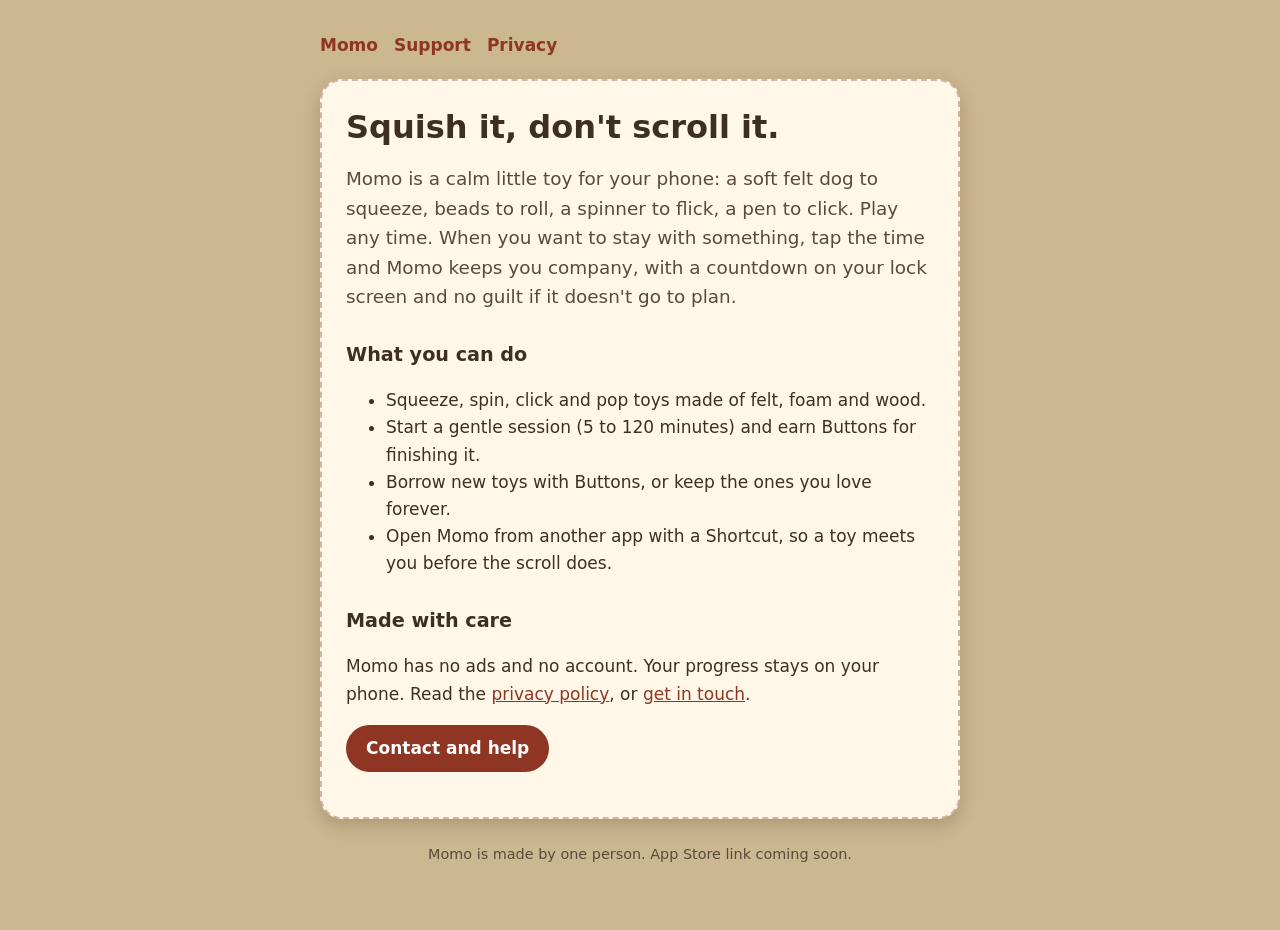
<file: index.html>
<!doctype html>
<html lang="en"><head><meta charset="utf-8"><meta name="viewport" content="width=device-width,initial-scale=1">
<title>Momo: a calm fidget toy for your phone</title>
<meta name="description" content="Momo is a squishy, spinny, clicky toy on your home screen, to hold when you want to scroll. Gentle focus sessions, no guilt.">
<link rel="stylesheet" href="style.css"></head><body><main>
<nav><a href="index.html">Momo</a><a href="support.html">Support</a><a href="privacy.html">Privacy</a></nav>
<div class="card">
<h1>Squish it, don't scroll it.</h1>
<p class="lead">Momo is a calm little toy for your phone: a soft felt dog to squeeze, beads to roll, a spinner to flick, a pen to click. Play any time. When you want to stay with something, tap the time and Momo keeps you company, with a countdown on your lock screen and no guilt if it doesn't go to plan.</p>
<h2>What you can do</h2>
<ul>
<li>Squeeze, spin, click and pop toys made of felt, foam and wood.</li>
<li>Start a gentle session (5 to 120 minutes) and earn Buttons for finishing it.</li>
<li>Borrow new toys with Buttons, or keep the ones you love forever.</li>
<li>Open Momo from another app with a Shortcut, so a toy meets you before the scroll does.</li>
</ul>
<h2>Made with care</h2>
<p>Momo has no ads and no account. Your progress stays on your phone. Read the <a href="privacy.html">privacy policy</a>, or <a href="support.html">get in touch</a>.</p>
<p><a class="pill" href="support.html">Contact and help</a></p>
</div>
<footer>Momo is made by one person. App Store link coming soon.</footer>
</main></body></html>
</file>
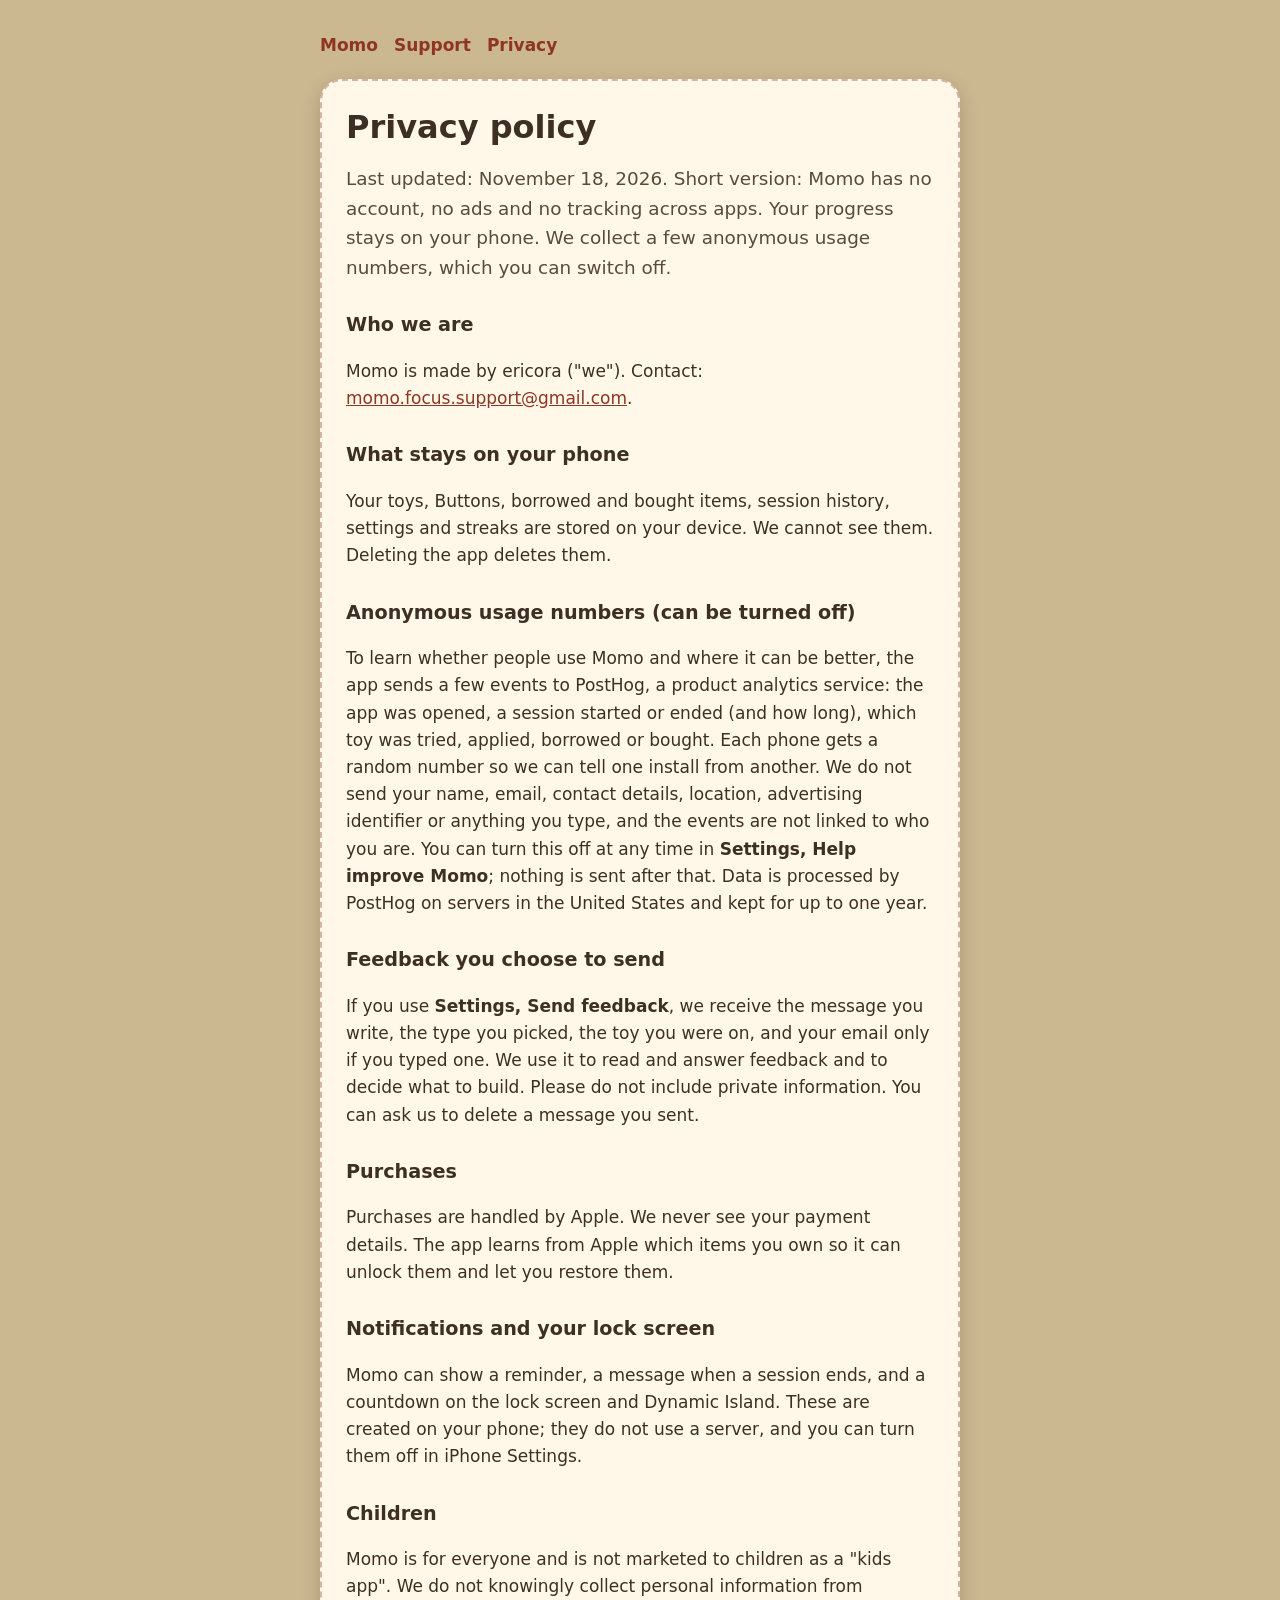
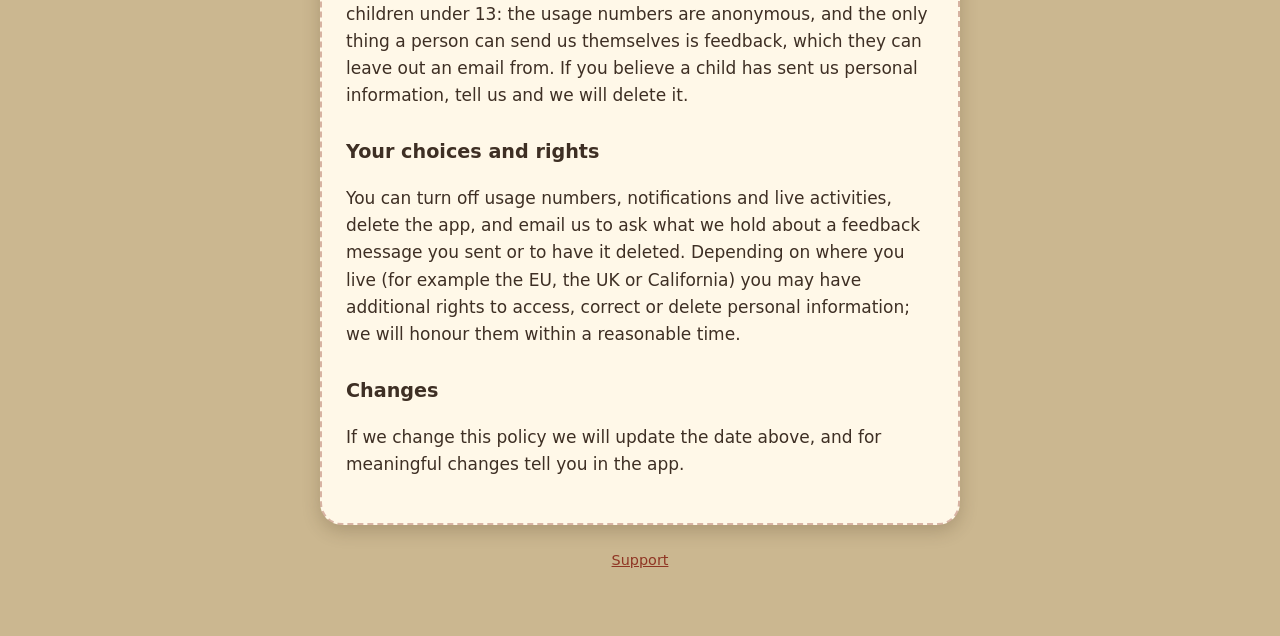
<file: privacy.html>
<!doctype html>
<html lang="en"><head><meta charset="utf-8"><meta name="viewport" content="width=device-width,initial-scale=1">
<title>Momo privacy policy</title><link rel="stylesheet" href="style.css"></head><body><main>
<nav><a href="index.html">Momo</a><a href="support.html">Support</a><a href="privacy.html">Privacy</a></nav>
<div class="card">
<h1>Privacy policy</h1>
<p class="lead">Last updated: November 18, 2026. Short version: Momo has no account, no ads and no tracking across apps. Your progress stays on your phone. We collect a few anonymous usage numbers, which you can switch off.</p>

<h2>Who we are</h2>
<p>Momo is made by ericora ("we"). Contact: <a href="mailto:momo.focus.support@gmail.com">momo.focus.support@gmail.com</a>.</p>

<h2>What stays on your phone</h2>
<p>Your toys, Buttons, borrowed and bought items, session history, settings and streaks are stored on your device. We cannot see them. Deleting the app deletes them.</p>

<h2>Anonymous usage numbers (can be turned off)</h2>
<p>To learn whether people use Momo and where it can be better, the app sends a few events to PostHog, a product analytics service: the app was opened, a session started or ended (and how long), which toy was tried, applied, borrowed or bought. Each phone gets a random number so we can tell one install from another. We do not send your name, email, contact details, location, advertising identifier or anything you type, and the events are not linked to who you are. You can turn this off at any time in <strong>Settings, Help improve Momo</strong>; nothing is sent after that. Data is processed by PostHog on servers in the United States and kept for up to one year.</p>

<h2>Feedback you choose to send</h2>
<p>If you use <strong>Settings, Send feedback</strong>, we receive the message you write, the type you picked, the toy you were on, and your email only if you typed one. We use it to read and answer feedback and to decide what to build. Please do not include private information. You can ask us to delete a message you sent.</p>

<h2>Purchases</h2>
<p>Purchases are handled by Apple. We never see your payment details. The app learns from Apple which items you own so it can unlock them and let you restore them.</p>

<h2>Notifications and your lock screen</h2>
<p>Momo can show a reminder, a message when a session ends, and a countdown on the lock screen and Dynamic Island. These are created on your phone; they do not use a server, and you can turn them off in iPhone Settings.</p>

<h2>Children</h2>
<p>Momo is for everyone and is not marketed to children as a "kids app". We do not knowingly collect personal information from children under 13: the usage numbers are anonymous, and the only thing a person can send us themselves is feedback, which they can leave out an email from. If you believe a child has sent us personal information, tell us and we will delete it.</p>

<h2>Your choices and rights</h2>
<p>You can turn off usage numbers, notifications and live activities, delete the app, and email us to ask what we hold about a feedback message you sent or to have it deleted. Depending on where you live (for example the EU, the UK or California) you may have additional rights to access, correct or delete personal information; we will honour them within a reasonable time.</p>

<h2>Changes</h2>
<p>If we change this policy we will update the date above, and for meaningful changes tell you in the app.</p>
</div>
<footer><a href="support.html">Support</a></footer>
</main></body></html>
</file>
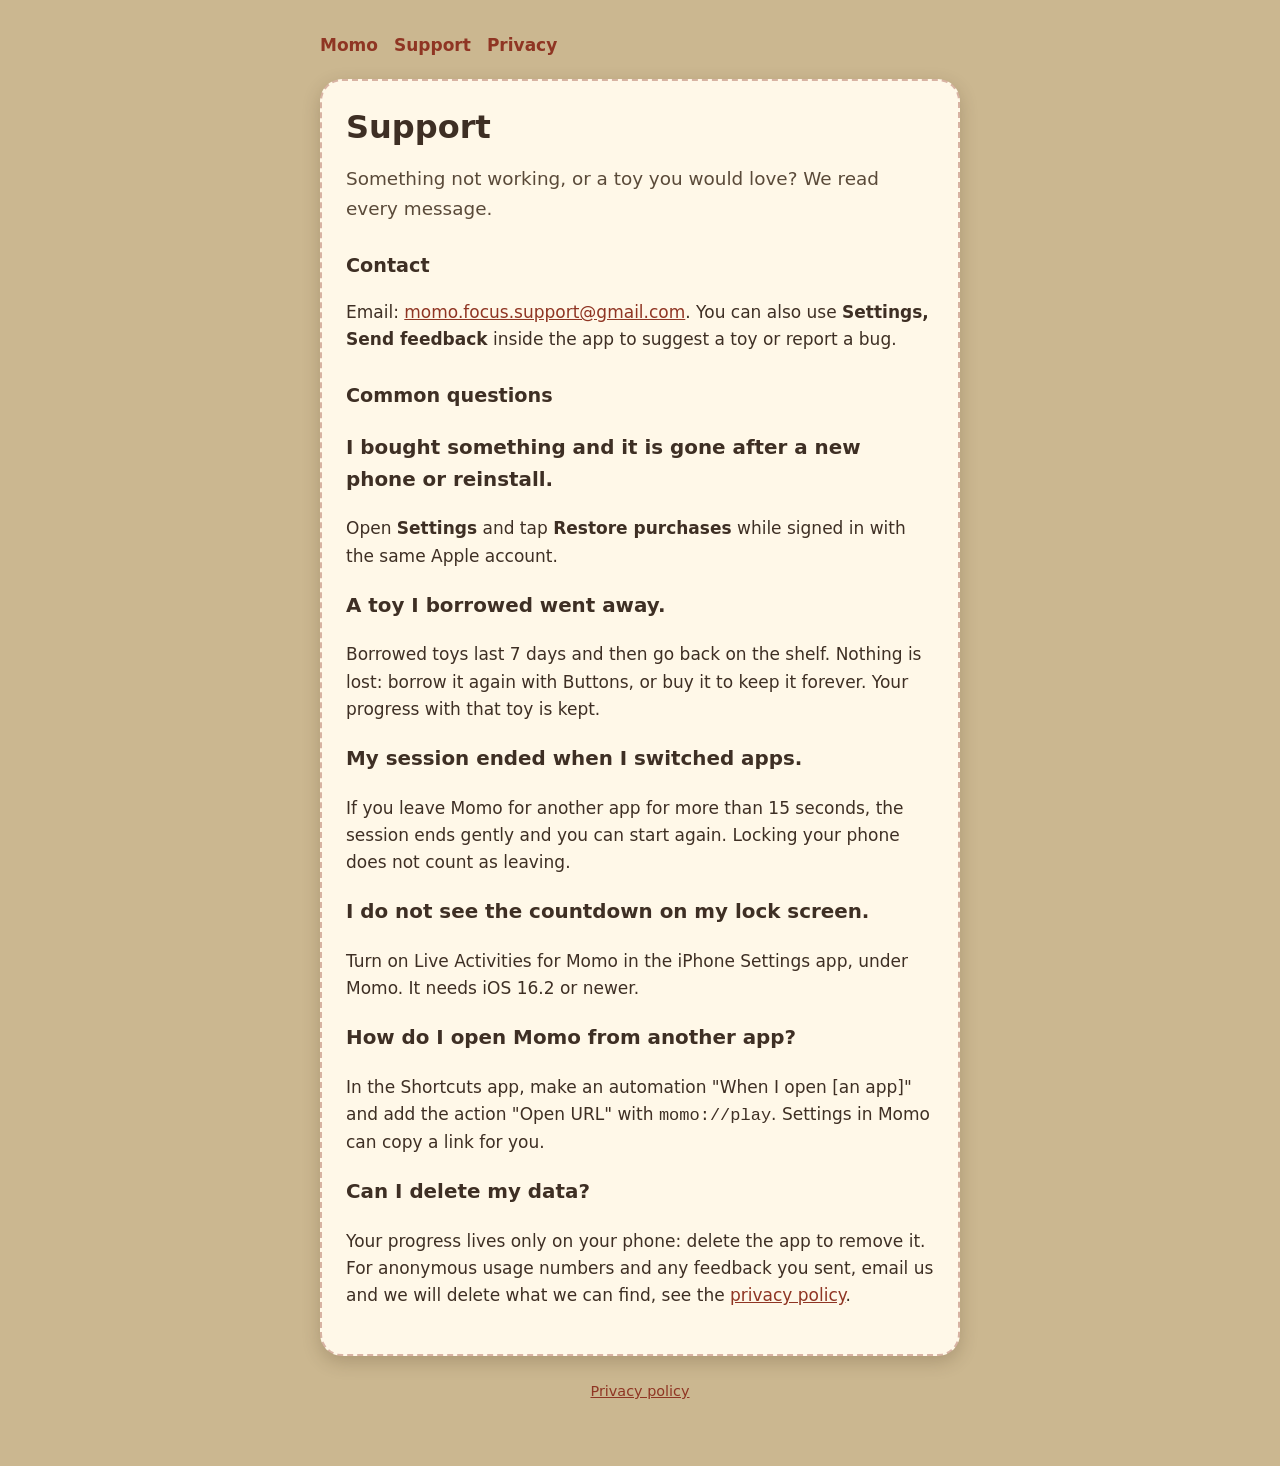
<file: support.html>
<!doctype html>
<html lang="en"><head><meta charset="utf-8"><meta name="viewport" content="width=device-width,initial-scale=1">
<title>Momo support</title><link rel="stylesheet" href="style.css"></head><body><main>
<nav><a href="index.html">Momo</a><a href="support.html">Support</a><a href="privacy.html">Privacy</a></nav>
<div class="card">
<h1>Support</h1>
<p class="lead">Something not working, or a toy you would love? We read every message.</p>
<h2>Contact</h2>
<p>Email: <a href="mailto:momo.focus.support@gmail.com">momo.focus.support@gmail.com</a>. You can also use <strong>Settings, Send feedback</strong> inside the app to suggest a toy or report a bug.</p>
<h2>Common questions</h2>
<h3>I bought something and it is gone after a new phone or reinstall.</h3>
<p>Open <strong>Settings</strong> and tap <strong>Restore purchases</strong> while signed in with the same Apple account.</p>
<h3>A toy I borrowed went away.</h3>
<p>Borrowed toys last 7 days and then go back on the shelf. Nothing is lost: borrow it again with Buttons, or buy it to keep it forever. Your progress with that toy is kept.</p>
<h3>My session ended when I switched apps.</h3>
<p>If you leave Momo for another app for more than 15 seconds, the session ends gently and you can start again. Locking your phone does not count as leaving.</p>
<h3>I do not see the countdown on my lock screen.</h3>
<p>Turn on Live Activities for Momo in the iPhone Settings app, under Momo. It needs iOS 16.2 or newer.</p>
<h3>How do I open Momo from another app?</h3>
<p>In the Shortcuts app, make an automation "When I open [an app]" and add the action "Open URL" with <code>momo://play</code>. Settings in Momo can copy a link for you.</p>
<h3>Can I delete my data?</h3>
<p>Your progress lives only on your phone: delete the app to remove it. For anonymous usage numbers and any feedback you sent, email us and we will delete what we can find, see the <a href="privacy.html">privacy policy</a>.</p>
</div>
<footer><a href="privacy.html">Privacy policy</a></footer>
</main></body></html>
</file>
<file: style.css>
:root { --bg:#CBB790; --paper:#FFF8E8; --ink:#3E2F24; --soft:#5A4A39; --tomato:#8F3523; --mustard:#D9A93B; }
* { box-sizing: border-box; }
body { margin: 0; background: var(--bg); color: var(--ink); font: 17px/1.6 -apple-system, "SF Pro Text", system-ui, "Helvetica Neue", sans-serif; }
main { max-width: 680px; margin: 0 auto; padding: 32px 20px 64px; }
.card { background: var(--paper); border-radius: 22px; padding: 28px 24px; box-shadow: 0 6px 18px rgba(60,40,20,.22); border: 2px dashed rgba(143,53,35,.35); }
h1 { font-size: 2rem; line-height: 1.15; margin: 0 0 8px; }
h2 { font-size: 1.2rem; margin: 28px 0 6px; }
p, li { color: var(--ink); }
.lead { font-size: 1.15rem; color: var(--soft); }
a { color: var(--tomato); }
nav { display: flex; gap: 16px; flex-wrap: wrap; margin: 0 0 20px; font-weight: 600; }
nav a { text-decoration: none; }
footer { margin-top: 24px; font-size: .9rem; color: var(--soft); text-align: center; }
.pill { display: inline-block; background: var(--tomato); color: #fff; padding: 10px 20px; border-radius: 999px; text-decoration: none; font-weight: 700; }
</file>
